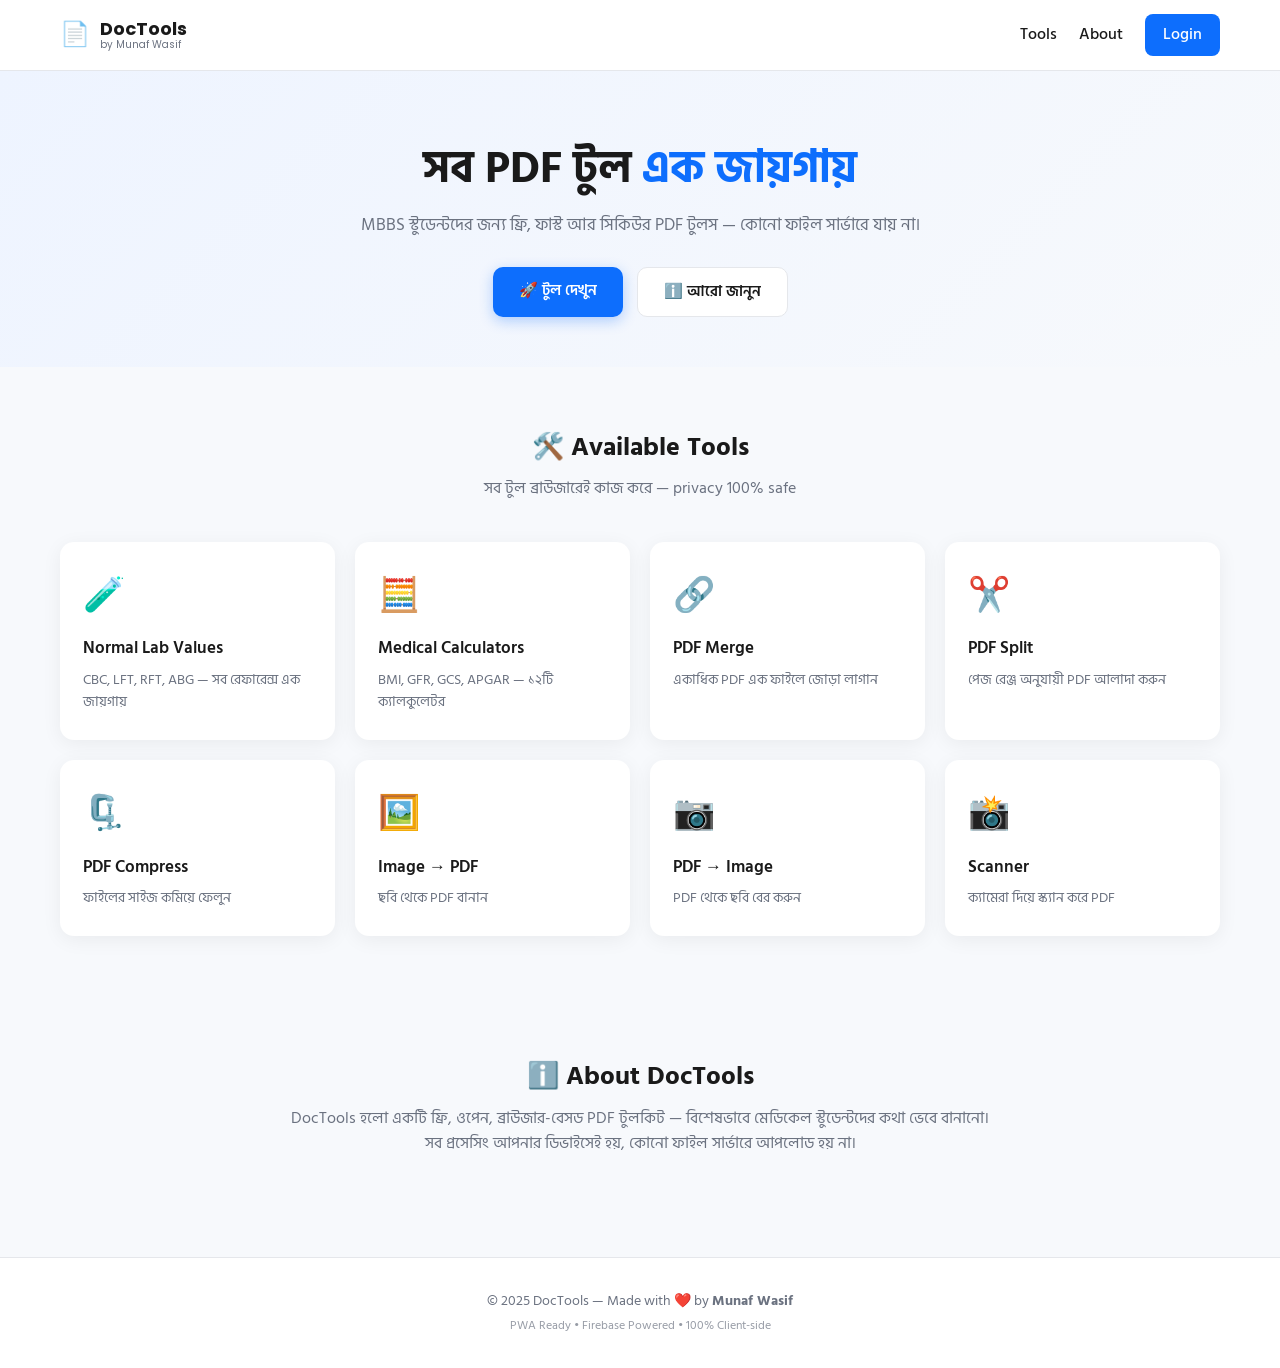
<file: index.html>
<!DOCTYPE html>
<html lang="bn">
<head>
  <meta charset="UTF-8" />
  <meta name="viewport" content="width=device-width, initial-scale=1.0, maximum-scale=1.0" />
  <meta name="theme-color" content="#0d6efd" />
  <meta name="description" content="DocTools by Munaf Wasif - Free PDF tools for MBBS students" />

  <title>DocTools by Munaf Wasif</title>

  <!-- PWA -->
  <link rel="manifest" href="manifest.json" />
  <link rel="icon" href="icons/icon-192.png" />
  <link rel="apple-touch-icon" href="icons/icon-192.png" />
  <meta name="apple-mobile-web-app-capable" content="yes" />
  <meta name="apple-mobile-web-app-status-bar-style" content="default" />
  <meta name="apple-mobile-web-app-title" content="DocTools" />

  <!-- Fonts & CSS -->
  <link rel="preconnect" href="https://fonts.googleapis.com" />
  <link rel="preconnect" href="https://fonts.gstatic.com" crossorigin />
  <link href="https://fonts.googleapis.com/css2?family=Hind+Siliguri:wght@400;500;600;700&family=Poppins:wght@400;500;600;700&display=swap" rel="stylesheet" />
  <link rel="stylesheet" href="css/style.css" />
</head>
<body>

  <!-- Top Navbar -->
  <header class="navbar">
    <div class="nav-inner">
      <a href="index.html" class="brand">
        <span class="brand-icon">📄</span>
        <span class="brand-text">DocTools<small>by Munaf Wasif</small></span>
      </a>
      <nav class="nav-links">
        <a href="#tools">Tools</a>
        <a href="#about">About</a>
        <a href="login.html" class="btn-login">Login</a>
      </nav>
      <button class="menu-toggle" id="menuToggle">☰</button>
    </div>
  </header>

  <!-- Hero -->
  <section class="hero">
    <div class="hero-inner">
      <h1>সব PDF টুল <span>এক জায়গায়</span></h1>
      <p>MBBS স্টুডেন্টদের জন্য ফ্রি, ফাস্ট আর সিকিউর PDF টুলস — কোনো ফাইল সার্ভারে যায় না।</p>
      <div class="hero-btns">
        <a href="#tools" class="btn-primary">🚀 টুল দেখুন</a>
        <a href="#about" class="btn-ghost">ℹ️ আরো জানুন</a>
      </div>
    </div>
  </section>

  <!-- Tools Grid -->
  <section id="tools" class="tools-section">
    <h2 class="section-title">🛠️ Available Tools</h2>
    <p class="section-sub">সব টুল ব্রাউজারেই কাজ করে — privacy 100% safe</p>

    <div class="tools-grid">
      <a href="tools/lab-values.html" class="tool-card">
  <div class="tool-icon">🧪</div>
  <h3>Normal Lab Values</h3>
  <p>CBC, LFT, RFT, ABG — সব রেফারেন্স এক জায়গায়</p>
</a>
      <a href="tools/calculators.html" class="tool-card">
  <div class="tool-icon">🧮</div>
  <h3>Medical Calculators</h3>
  <p>BMI, GFR, GCS, APGAR — ১২টি ক্যালকুলেটর</p>
</a>

      <a href="tools/merge.html" class="tool-card">
        <div class="tool-icon">🔗</div>
        <h3>PDF Merge</h3>
        <p>একাধিক PDF এক ফাইলে জোড়া লাগান</p>
      </a>

      <a href="tools/split.html" class="tool-card">
        <div class="tool-icon">✂️</div>
        <h3>PDF Split</h3>
        <p>পেজ রেঞ্জ অনুযায়ী PDF আলাদা করুন</p>
      </a>

      <a href="tools/compress.html" class="tool-card">
        <div class="tool-icon">🗜️</div>
        <h3>PDF Compress</h3>
        <p>ফাইলের সাইজ কমিয়ে ফেলুন</p>
      </a>

      <a href="tools/img2pdf.html" class="tool-card">
        <div class="tool-icon">🖼️</div>
        <h3>Image → PDF</h3>
        <p>ছবি থেকে PDF বানান</p>
      </a>

      <a href="tools/pdf2img.html" class="tool-card">
        <div class="tool-icon">📷</div>
        <h3>PDF → Image</h3>
        <p>PDF থেকে ছবি বের করুন</p>
      </a>

      <a href="tools/scanner.html" class="tool-card">
        <div class="tool-icon">📸</div>
        <h3>Scanner</h3>
        <p>ক্যামেরা দিয়ে স্ক্যান করে PDF</p>
      </a>

    </div>
  </section>

  <!-- About -->
  <section id="about" class="about-section">
    <h2 class="section-title">ℹ️ About DocTools</h2>
    <p>
      DocTools হলো একটি ফ্রি, ওপেন, ব্রাউজার-বেসড PDF টুলকিট — বিশেষভাবে মেডিকেল স্টুডেন্টদের কথা ভেবে বানানো।
      সব প্রসেসিং আপনার ডিভাইসেই হয়, কোনো ফাইল সার্ভারে আপলোড হয় না।
    </p>
  </section>

  <!-- Footer -->
  <footer class="footer">
    <p>© 2025 DocTools — Made with ❤️ by <strong>Munaf Wasif</strong></p>
    <p class="footer-small">PWA Ready • Firebase Powered • 100% Client-side</p>
  </footer>

  <!-- Scripts -->
  <script src="js/pwa.js"></script>
  <script>
    // Simple menu toggle
    document.getElementById('menuToggle').addEventListener('click', () => {
      document.querySelector('.nav-links').classList.toggle('open');
    });
  </script>
</body>
</html>
</file>
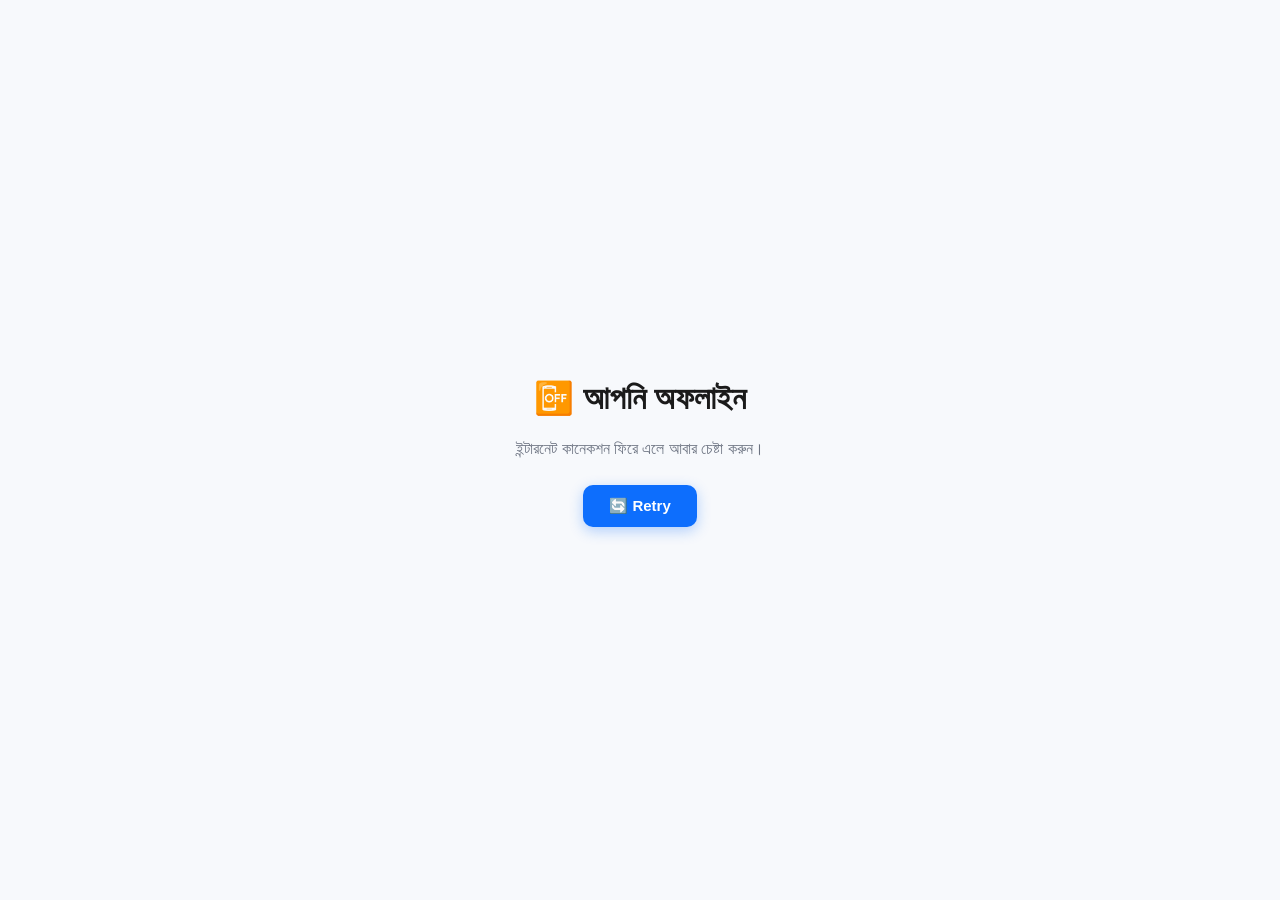
<file: offline.html>
<!DOCTYPE html>
<html lang="bn">
<head>
  <meta charset="UTF-8" />
  <meta name="viewport" content="width=device-width, initial-scale=1.0" />
  <title>Offline - DocTools</title>
  <link rel="stylesheet" href="css/style.css" />
</head>
<body>
  <div class="offline-wrap">
    <h1>📴 আপনি অফলাইন</h1>
    <p>ইন্টারনেট কানেকশন ফিরে এলে আবার চেষ্টা করুন।</p>
    <button onclick="location.reload()" class="btn-primary">🔄 Retry</button>
  </div>
</body>
</html>
</file>
<file: css/style.css>
/* ============ DocTools Style ============ */
:root {
  --primary: #0d6efd;
  --primary-dark: #0a58ca;
  --bg: #f7f9fc;
  --card: #ffffff;
  --text: #1a1a1a;
  --muted: #6b7280;
  --border: #e5e7eb;
  --radius: 14px;
  --shadow: 0 4px 20px rgba(0,0,0,0.06);
  --shadow-hover: 0 10px 30px rgba(13,110,253,0.15);
}

* { margin: 0; padding: 0; box-sizing: border-box; }

body {
  font-family: 'Hind Siliguri', 'Poppins', sans-serif;
  background: var(--bg);
  color: var(--text);
  line-height: 1.6;
  min-height: 100vh;
}

a { text-decoration: none; color: inherit; }

/* ===== Navbar ===== */
.navbar {
  background: #fff;
  border-bottom: 1px solid var(--border);
  position: sticky;
  top: 0;
  z-index: 100;
}
.nav-inner {
  max-width: 1200px;
  margin: auto;
  padding: 14px 20px;
  display: flex;
  align-items: center;
  justify-content: space-between;
}
.brand { display: flex; align-items: center; gap: 10px; }
.brand-icon { font-size: 24px; }
.brand-text {
  font-family: 'Poppins', sans-serif;
  font-weight: 700;
  font-size: 18px;
  display: flex;
  flex-direction: column;
  line-height: 1.1;
}
.brand-text small {
  font-size: 10px;
  font-weight: 400;
  color: var(--muted);
}
.nav-links { display: flex; gap: 22px; align-items: center; }
.nav-links a { font-weight: 500; color: var(--text); }
.nav-links a:hover { color: var(--primary); }
.btn-login {
  background: var(--primary);
  color: #fff !important;
  padding: 8px 18px;
  border-radius: 8px;
  font-weight: 600;
}
.btn-login:hover { background: var(--primary-dark); }
.menu-toggle {
  display: none;
  background: none;
  border: none;
  font-size: 24px;
  cursor: pointer;
}

/* ===== Hero ===== */
.hero {
  padding: 70px 20px 50px;
  text-align: center;
  background: linear-gradient(135deg, #eef4ff 0%, #f7f9fc 100%);
}
.hero-inner { max-width: 800px; margin: auto; }
.hero h1 {
  font-size: clamp(28px, 5vw, 44px);
  font-weight: 700;
  line-height: 1.25;
  margin-bottom: 16px;
}
.hero h1 span { color: var(--primary); }
.hero p {
  font-size: 17px;
  color: var(--muted);
  margin-bottom: 28px;
}
.hero-btns {
  display: flex;
  gap: 14px;
  justify-content: center;
  flex-wrap: wrap;
}
.btn-primary, .btn-ghost {
  padding: 12px 26px;
  border-radius: 10px;
  font-weight: 600;
  font-size: 15px;
  transition: .2s;
  display: inline-block;
  cursor: pointer;
  border: none;
}
.btn-primary {
  background: var(--primary);
  color: #fff;
  box-shadow: 0 4px 14px rgba(13,110,253,0.3);
}
.btn-primary:hover { background: var(--primary-dark); transform: translateY(-2px); }
.btn-ghost {
  background: #fff;
  color: var(--text);
  border: 1px solid var(--border);
}
.btn-ghost:hover { border-color: var(--primary); color: var(--primary); }

/* ===== Sections ===== */
.tools-section, .about-section {
  max-width: 1200px;
  margin: auto;
  padding: 60px 20px;
}
.section-title {
  font-size: 26px;
  font-weight: 700;
  text-align: center;
  margin-bottom: 8px;
}
.section-sub {
  text-align: center;
  color: var(--muted);
  margin-bottom: 40px;
}

/* ===== Tools Grid ===== */
.tools-grid {
  display: grid;
  grid-template-columns: repeat(auto-fit, minmax(220px, 1fr));
  gap: 20px;
}
.tool-card {
  background: var(--card);
  border-radius: var(--radius);
  padding: 26px 22px;
  box-shadow: var(--shadow);
  transition: .25s;
  border: 1px solid transparent;
  display: block;
}
.tool-card:hover {
  transform: translateY(-6px);
  box-shadow: var(--shadow-hover);
  border-color: #dbe7ff;
}
.tool-icon {
  font-size: 34px;
  margin-bottom: 12px;
}
.tool-card h3 {
  font-size: 17px;
  font-weight: 600;
  margin-bottom: 6px;
}
.tool-card p {
  font-size: 14px;
  color: var(--muted);
}

/* ===== About ===== */
.about-section p {
  max-width: 700px;
  margin: auto;
  text-align: center;
  color: var(--muted);
  font-size: 16px;
}

/* ===== Footer ===== */
.footer {
  text-align: center;
  padding: 32px 20px;
  border-top: 1px solid var(--border);
  background: #fff;
  margin-top: 40px;
}
.footer p { color: var(--muted); font-size: 14px; }
.footer-small { font-size: 12px !important; margin-top: 4px; opacity: .7; }

/* ===== Offline page ===== */
.offline-wrap {
  display: flex;
  flex-direction: column;
  align-items: center;
  justify-content: center;
  min-height: 100vh;
  text-align: center;
  padding: 20px;
}
.offline-wrap h1 { font-size: 32px; margin-bottom: 12px; }
.offline-wrap p { color: var(--muted); margin-bottom: 24px; }

/* ===== Mobile ===== */
@media (max-width: 640px) {
  .nav-links {
    position: absolute;
    top: 62px;
    right: 0;
    background: #fff;
    flex-direction: column;
    gap: 0;
    width: 220px;
    border: 1px solid var(--border);
    border-radius: 0 0 12px 12px;
    padding: 10px 0;
    display: none;
  }
  .nav-links.open { display: flex; }
  .nav-links a { padding: 12px 20px; width: 100%; }
  .menu-toggle { display: block; }
  .hero { padding: 50px 16px 40px; }
}
</file>
